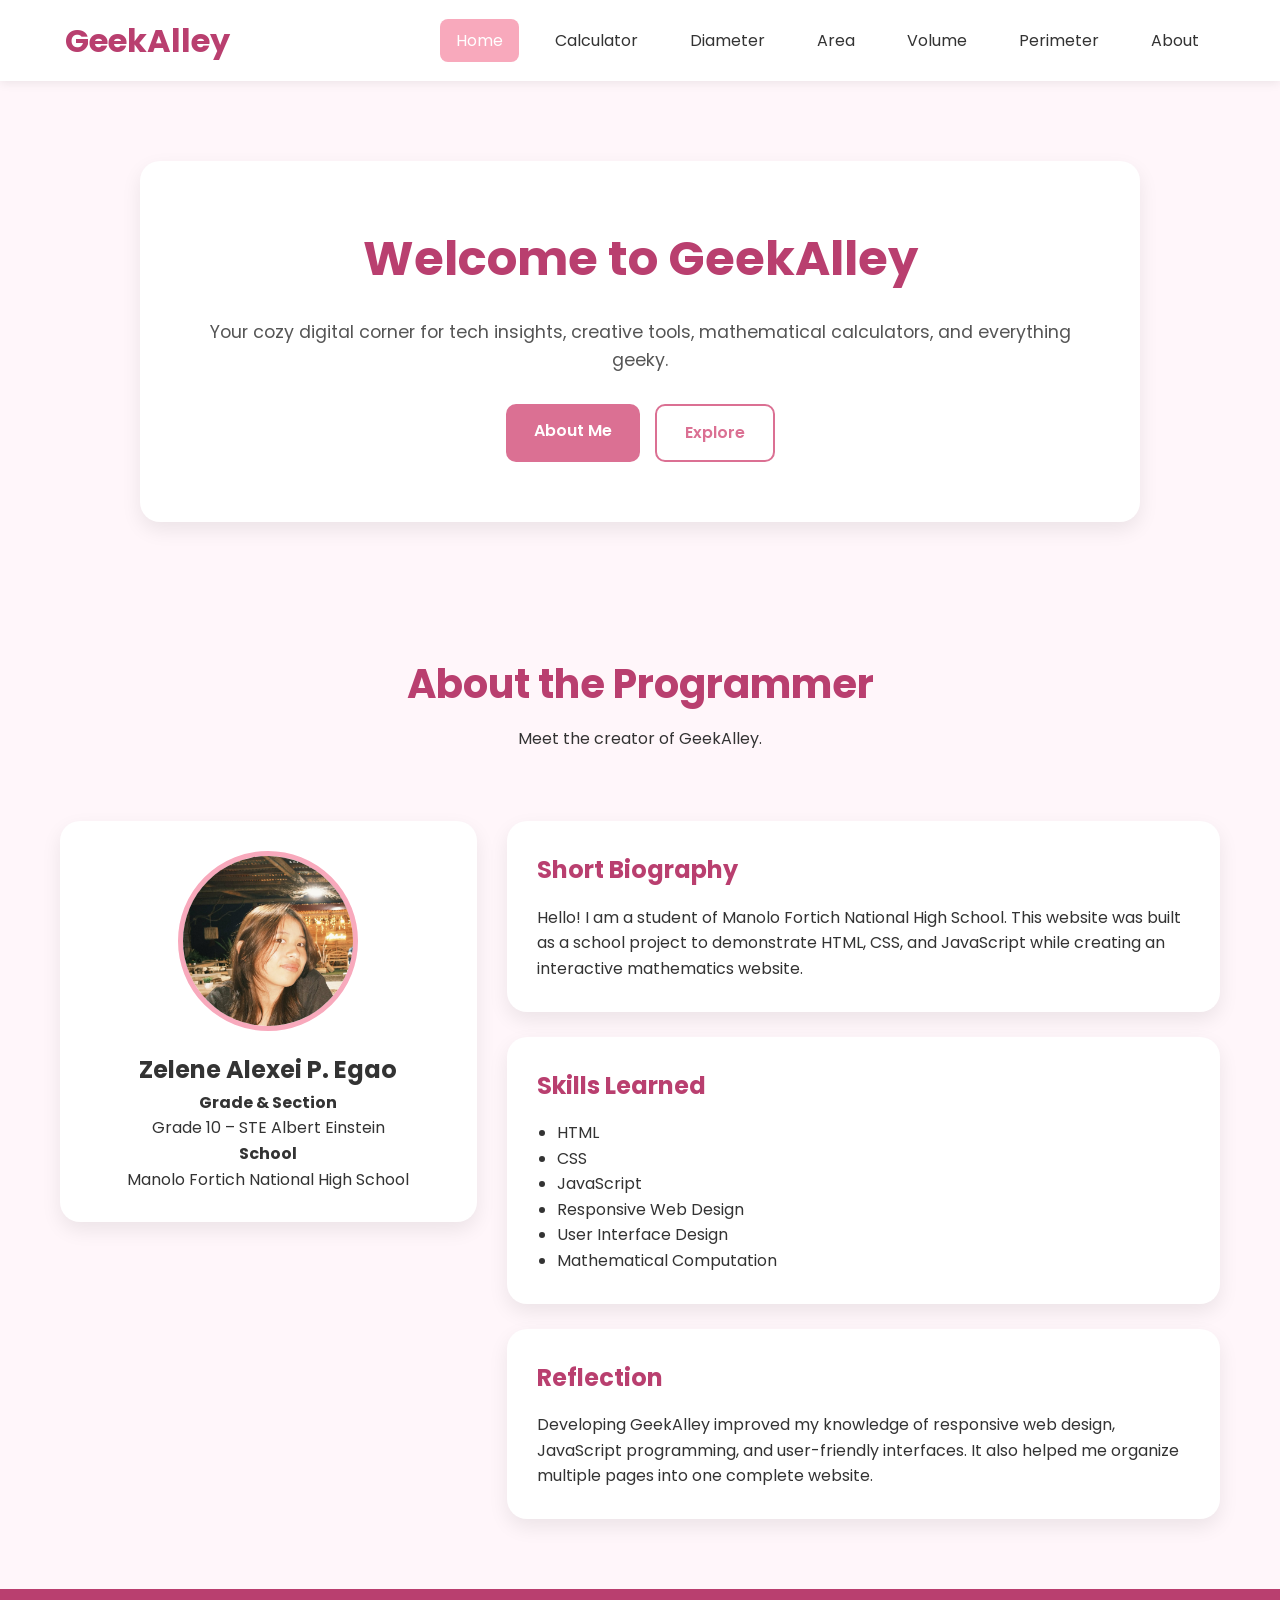
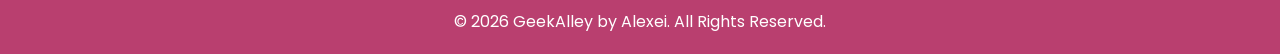
<file: index.html>
<!DOCTYPE html>
<html lang="en">
<head>
    <meta charset="UTF-8">
    <meta name="viewport" content="width=device-width, initial-scale=1.0">
    <title>GeekAlley | About the Programmer</title>

    <link rel="stylesheet" href="style.css">

    <link href="https://fonts.googleapis.com/css2?family=Poppins:wght@300;400;500;600;700&display=swap" rel="stylesheet">
</head>

<body>

<header>

    <nav class="navbar">

        <div class="logo">
            GeekAlley
        </div>

        <button class="hamburger" id="hamburger">
            ☰
        </button>

        <ul class="nav-links" id="navLinks">

            <li><a href="index.html" class="active">Home</a></li>

            <li><a href="calculator.html">Calculator</a></li>

            <li><a href="diameter.html">Diameter</a></li>

            <li><a href="area.html">Area</a></li>

            <li><a href="volume.html">Volume</a></li>

            <li><a href="perimeter.html">Perimeter</a></li>

            <li><a href="about.html">About</a></li>

        </ul>

    </nav>

</header>

<!-- HERO -->

<section class="hero-intro">

    <div class="hero-content">

        <h1>
            Welcome to GeekAlley
        </h1>

        <p>

            Your cozy digital corner for tech insights,
            creative tools, mathematical calculators,
            and everything geeky.

        </p>

        <div class="hero-buttons">

            <a href="#about" class="btn">
                About Me
            </a>

            <a href="calculator.html" class="btn-outline">
                Explore
            </a>

        </div>

    </div>

</section>

<main>

<section class="page-title">

<h1>
About the Programmer
</h1>

<p>
Meet the creator of GeekAlley.
</p>

</section>

<section class="about-container">

<div class="profile-card">

<img
src="img/profile.jpg"
alt="Profile Picture"
class="profile-img"
>

<h2>
Zelene Alexei P. Egao
</h2>

<p>

<strong>Grade & Section</strong><br>
Grade 10 – STE Albert Einstein

</p>

<p>

<strong>School</strong><br>

Manolo Fortich National High School

</p>

</div>

<div class="about-content">

<div class="card">

<h2>
Short Biography
</h2>

<p>

Hello! I am a student of
Manolo Fortich National High School.
This website was built as a school
project to demonstrate HTML,
CSS, and JavaScript while creating
an interactive mathematics website.

</p>

</div>

<div class="card">

<h2>

Skills Learned

</h2>

<ul>

<li>HTML</li>

<li>CSS</li>

<li>JavaScript</li>

<li>Responsive Web Design</li>

<li>User Interface Design</li>

<li>Mathematical Computation</li>

</ul>

</div>

<div class="card">

<h2>

Reflection

</h2>

<p>

Developing GeekAlley improved my
knowledge of responsive web design,
JavaScript programming,
and user-friendly interfaces.

It also helped me organize multiple
pages into one complete website.

</p>

</div>

</div>

</section>

</main>

<footer>

<p>

© 2026 GeekAlley by Alexei.
All Rights Reserved.

</p>

</footer>

<script src="script.js"></script>

</body>
</html>
</file>
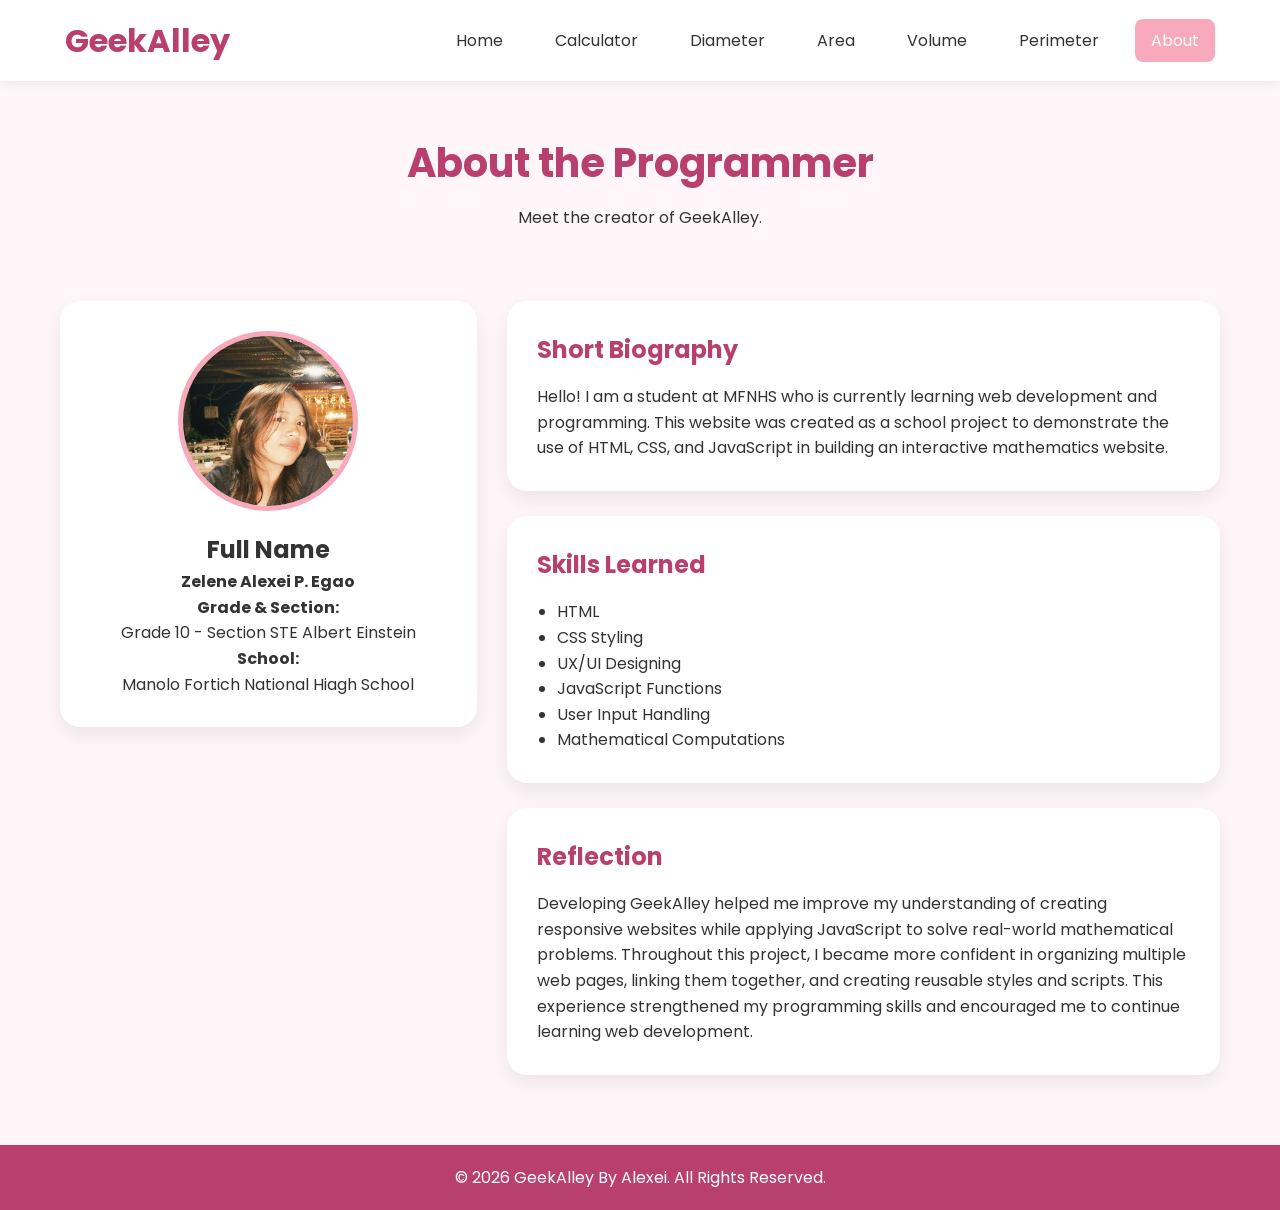
<file: about.html>
<!DOCTYPE html>
<html lang="en">
<head>
    <meta charset="UTF-8">
    <meta name="viewport" content="width=device-width, initial-scale=1.0">
    <title>GeekAlley | About</title>

    <link rel="stylesheet" href="style.css">
</head>
<body>

<header>

    <nav class="navbar">

        <div class="logo">
            GeekAlley
        </div>

        <ul class="nav-links">
            <li><a href="index.html">Home</a></li>
            <li><a href="calculator.html">Calculator</a></li>
            <li><a href="diameter.html">Diameter</a></li>
            <li><a href="area.html">Area</a></li>
            <li><a href="volume.html">Volume</a></li>
            <li><a href="perimeter.html">Perimeter</a></li>
            <li><a href="about.html" class="active">About</a></li>
        </ul>

    </nav>

</header>

<section class="page-title">

    <h1>About the Programmer</h1>

    <p>Meet the creator of GeekAlley.</p>

</section>

<section class="about-container">

    <div class="profile-card">

        <img src="img/profile.jpg" alt="Programmer Picture" class="profile-img">

        <h2>Full Name</h2>
        <p><strong>Zelene Alexei P. Egao</strong></p>

        <p><strong>Grade & Section:</strong></p>
        <p>Grade 10 - Section STE Albert Einstein</p>

        <p><strong>School:</strong></p>
        <p>Manolo Fortich National Hiagh School</p>

    </div>

    <div class="about-content">

        <div class="card">

            <h2>Short Biography</h2>

            <p>
                Hello! I am a student at MFNHS who is currently learning web development
                and programming. This website was created as a school
                project to demonstrate the use of HTML, CSS, and JavaScript
                in building an interactive mathematics website.
            </p>

        </div>

        <div class="card">

            <h2>Skills Learned</h2>

            <ul>
                <li>HTML</li>
                <li>CSS Styling</li>
                <li>UX/UI Designing</li>
                <li>JavaScript Functions</li>
                <li>User Input Handling</li>
                <li>Mathematical Computations</li>
            </ul>

        </div>

        <div class="card">

            <h2>Reflection</h2>

            <p>
                Developing GeekAlley helped me improve my understanding
                of creating responsive websites while applying JavaScript
                to solve real-world mathematical problems. Throughout this
                project, I became more confident in organizing multiple web
                pages, linking them together, and creating reusable styles
                and scripts. This experience strengthened my programming
                skills and encouraged me to continue learning web
                development.
            </p>

        </div>

    </div>

</section>

<footer>

    <p>
        &copy; 2026 GeekAlley By Alexei. All Rights Reserved.
    </p>

</footer>

<script src="script.js"></script>

</body>
</html>
</file>
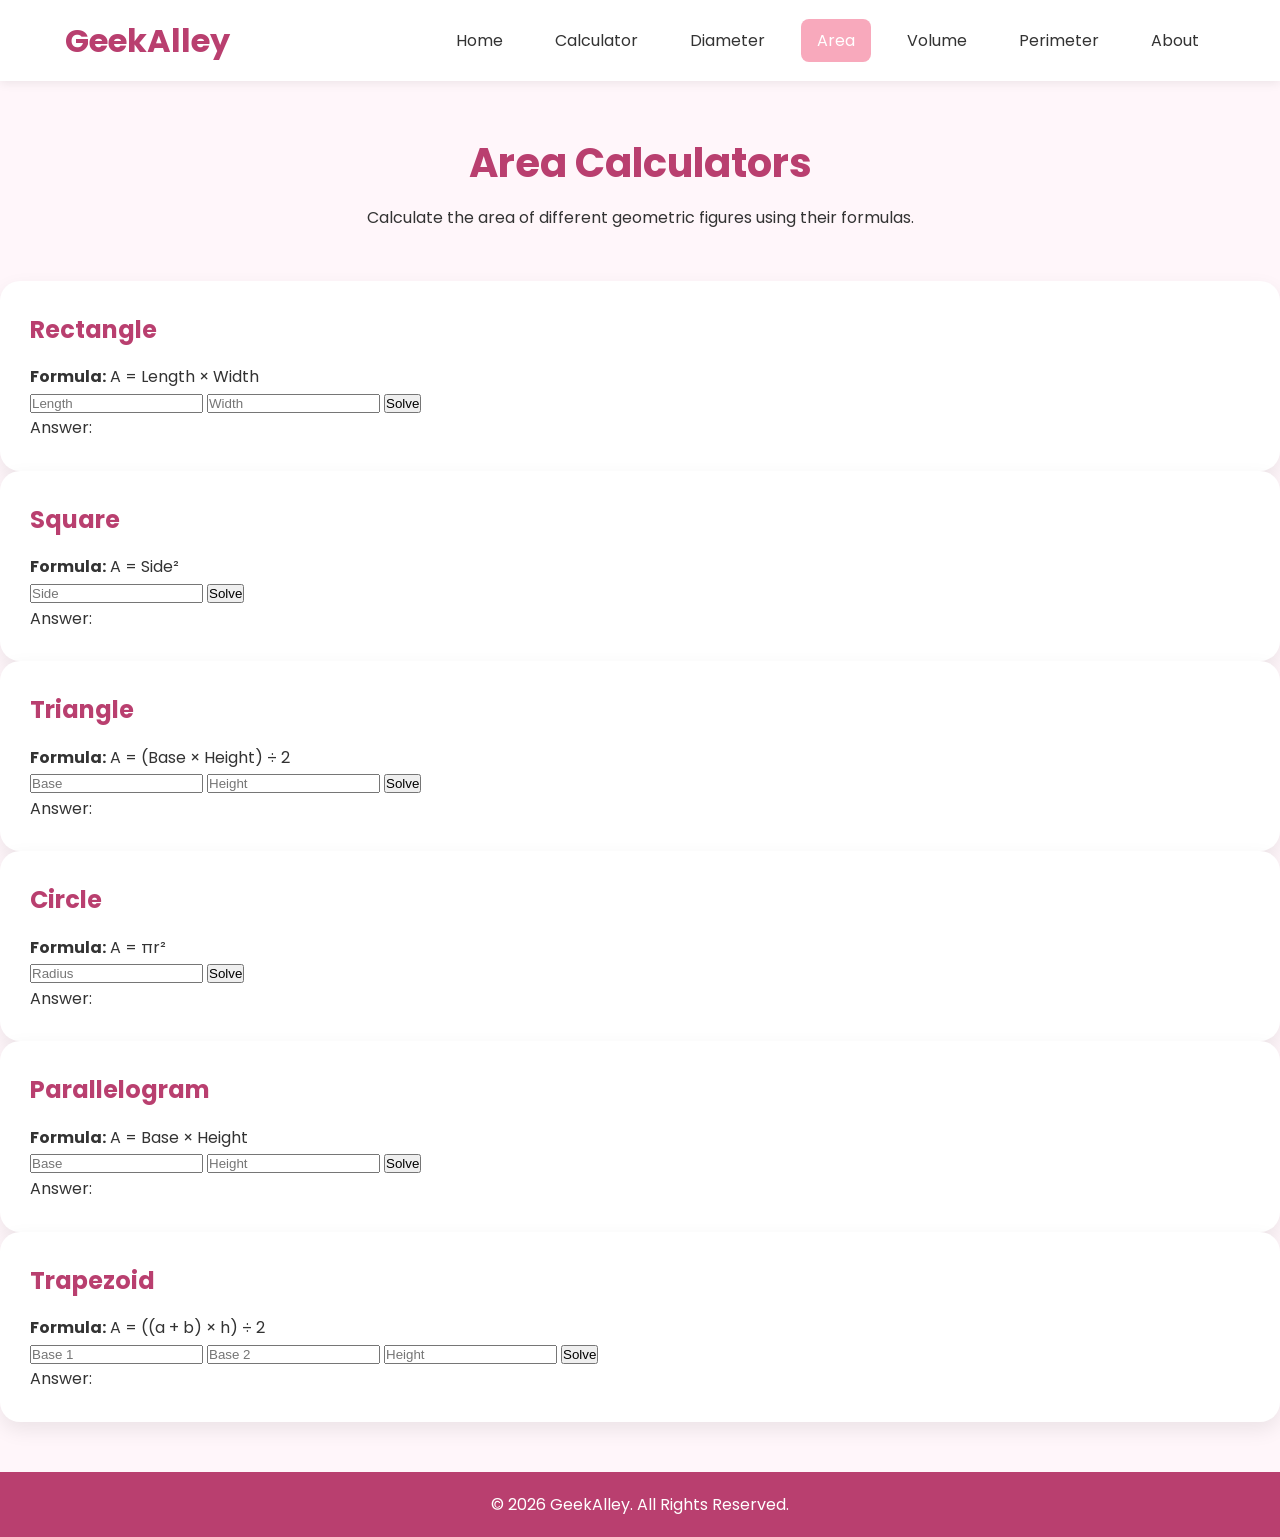
<file: area.html>
<!DOCTYPE html>
<html lang="en">
<head>
  <meta charset="UTF-8">
  <meta name="viewport" content="width=device-width, initial-scale=1.0">
  <title>GeekAlley | Area</title>
  <link rel="stylesheet" href="style.css">
</head>
<body>
  <header>
    <nav class="navbar">
      <div class="logo">GeekAlley</div>
      <ul class="nav-links">
        <li><a href="index.html">Home</a></li>
        <li><a href="calculator.html">Calculator</a></li>
        <li><a href="diameter.html">Diameter</a></li>
        <li><a href="area.html" class="active">Area</a></li>
        <li><a href="volume.html">Volume</a></li>
        <li><a href="perimeter.html">Perimeter</a></li>
        <li><a href="about.html">About</a></li>
      </ul>
    </nav>
  </header>

  <section class="page-title">
    <h1>Area Calculators</h1>
    <p>Calculate the area of different geometric figures using their formulas.</p>
  </section>

  <div class="calculator-grid">
    <!-- Rectangle -->
    <div class="card">
      <h2>Rectangle</h2>
      <p><strong>Formula:</strong> A = Length × Width</p>
      <input type="number" id="rectLength" placeholder="Length">
      <input type="number" id="rectWidth" placeholder="Width">
      <button onclick="rectangleArea()">Solve</button>
      <p id="rectangleAreaResult">Answer:</p>
    </div>

    <!-- Square -->
    <div class="card">
      <h2>Square</h2>
      <p><strong>Formula:</strong> A = Side²</p>
      <input type="number" id="squareSide" placeholder="Side">
      <button onclick="squareArea()">Solve</button>
      <p id="squareAreaResult">Answer:</p>
    </div>

    <!-- Triangle -->
    <div class="card">
      <h2>Triangle</h2>
      <p><strong>Formula:</strong> A = (Base × Height) ÷ 2</p>
      <input type="number" id="triangleBase" placeholder="Base">
      <input type="number" id="triangleHeight" placeholder="Height">
      <button onclick="triangleArea()">Solve</button>
      <p id="triangleAreaResult">Answer:</p>
    </div>

    <!-- Circle -->
    <div class="card">
      <h2>Circle</h2>
      <p><strong>Formula:</strong> A = πr²</p>
      <input type="number" id="circleRadiusArea" placeholder="Radius">
      <button onclick="circleArea()">Solve</button>
      <p id="circleAreaResult">Answer:</p>
    </div>

    <!-- Parallelogram -->
    <div class="card">
      <h2>Parallelogram</h2>
      <p><strong>Formula:</strong> A = Base × Height</p>
      <input type="number" id="paraBase" placeholder="Base">
      <input type="number" id="paraHeight" placeholder="Height">
      <button onclick="parallelogramArea()">Solve</button>
      <p id="parallelogramAreaResult">Answer:</p>
    </div>

    <!-- Trapezoid -->
    <div class="card">
      <h2>Trapezoid</h2>
      <p><strong>Formula:</strong> A = ((a + b) × h) ÷ 2</p>
      <input type="number" id="trapBase1" placeholder="Base 1">
      <input type="number" id="trapBase2" placeholder="Base 2">
      <input type="number" id="trapHeight" placeholder="Height">
      <button onclick="trapezoidArea()">Solve</button>
      <p id="trapezoidAreaResult">Answer:</p>
    </div>
  </div>

  <footer>
    <p>&copy; 2026 GeekAlley. All Rights Reserved.</p>
  </footer>

  <script src="script.js"></script>
</body>
</html>
</file>
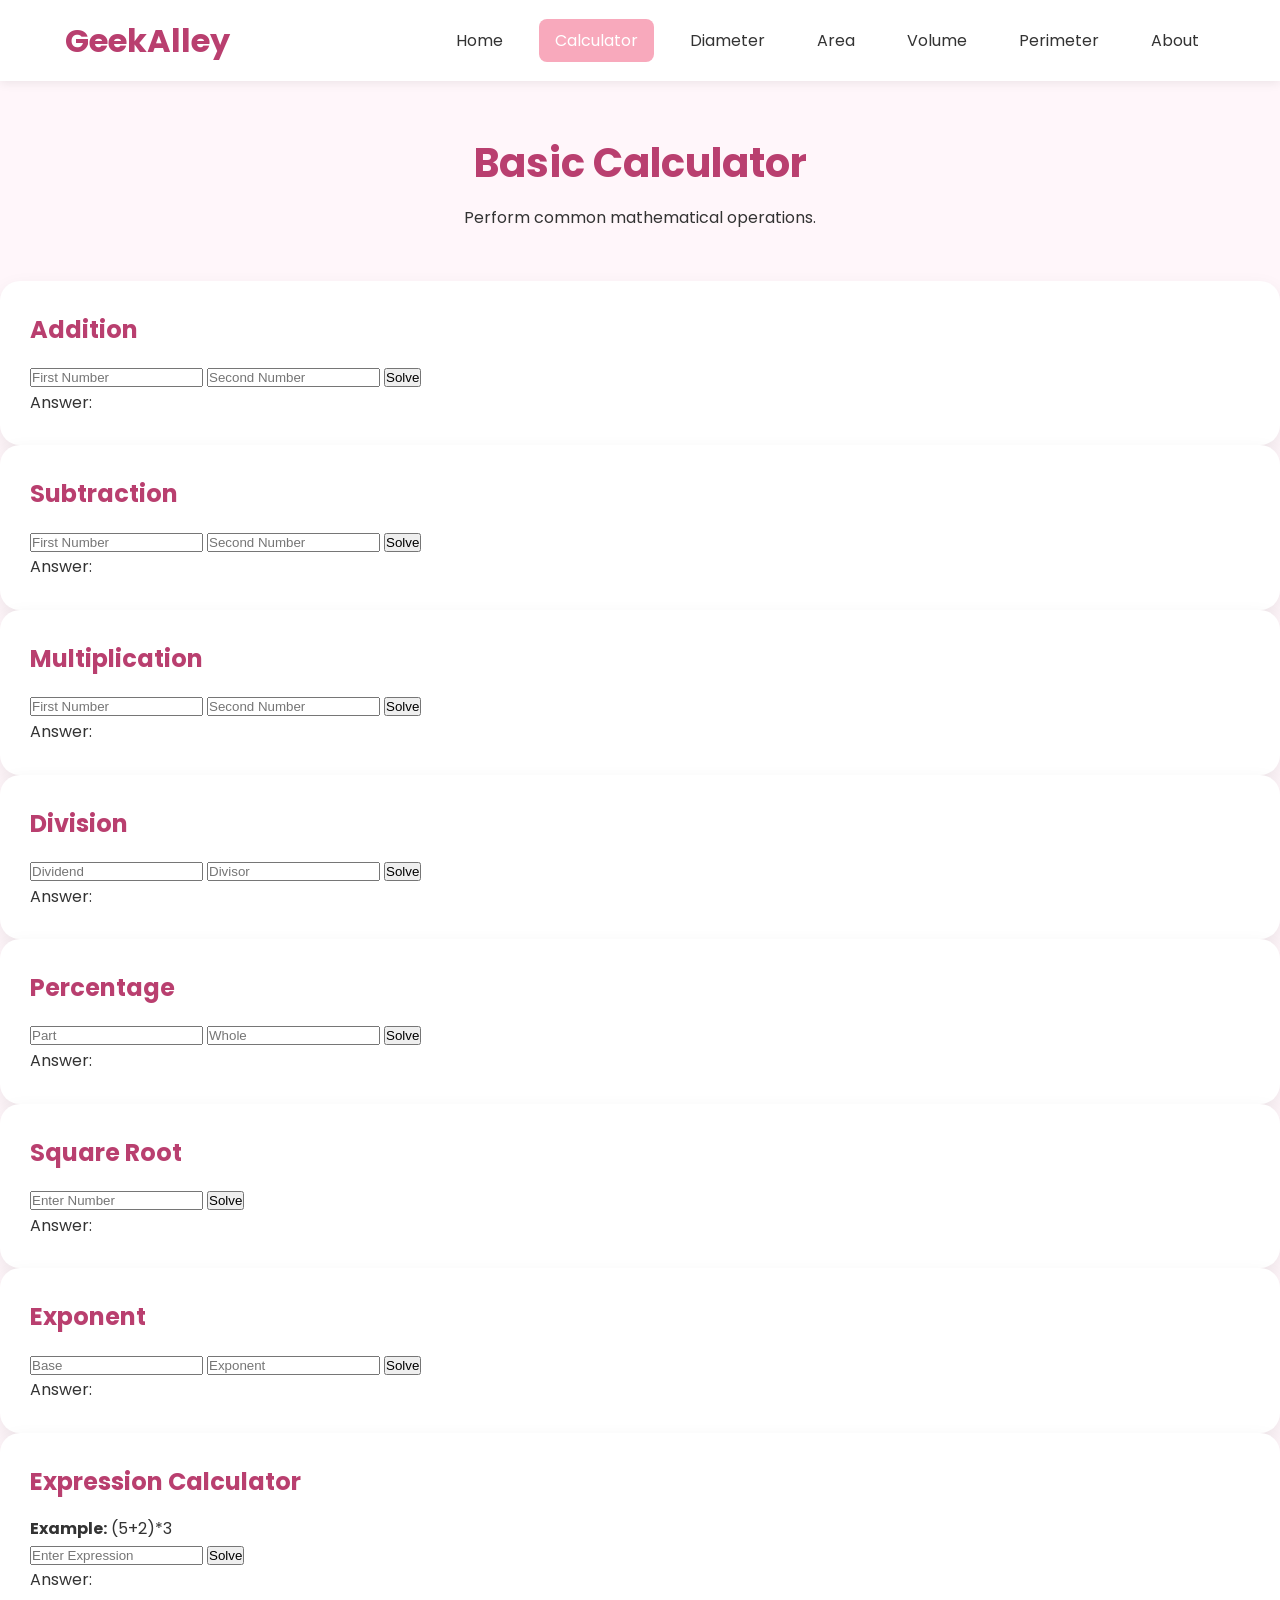
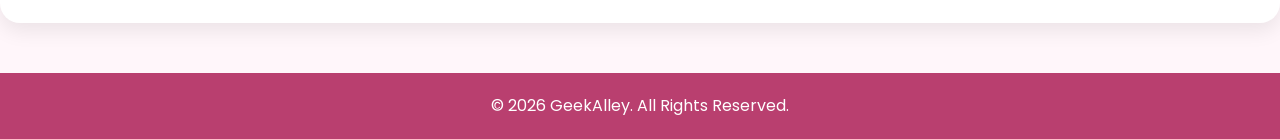
<file: calculator.html>
<!DOCTYPE html>
<html lang="en">
<head>
    <meta charset="UTF-8">
    <meta name="viewport" content="width=device-width, initial-scale=1.0">
    <title>GeekAlley | Calculator</title>

    <link rel="stylesheet" href="style.css">
</head>
<body>

<header>
    <nav class="navbar">

        <div class="logo">
            GeekAlley
        </div>

        <ul class="nav-links">
            <li><a href="index.html">Home</a></li>
            <li><a href="calculator.html" class="active">Calculator</a></li>
            <li><a href="diameter.html">Diameter</a></li>
            <li><a href="area.html">Area</a></li>
            <li><a href="volume.html">Volume</a></li>
            <li><a href="perimeter.html">Perimeter</a></li>
            <li><a href="about.html">About</a></li>
        </ul>

    </nav>
</header>

<section class="page-title">
    <h1>Basic Calculator</h1>
    <p>Perform common mathematical operations.</p>
</section>

<div class="calculator-grid">

    <!-- Addition -->
    <div class="card">
        <h2>Addition</h2>

        <input type="number" id="add1" placeholder="First Number">
        <input type="number" id="add2" placeholder="Second Number">

        <button onclick="addition()">Solve</button>

        <p id="addResult">Answer:</p>
    </div>

    <!-- Subtraction -->
    <div class="card">
        <h2>Subtraction</h2>

        <input type="number" id="sub1" placeholder="First Number">
        <input type="number" id="sub2" placeholder="Second Number">

        <button onclick="subtraction()">Solve</button>

        <p id="subResult">Answer:</p>
    </div>

    <!-- Multiplication -->
    <div class="card">
        <h2>Multiplication</h2>

        <input type="number" id="mul1" placeholder="First Number">
        <input type="number" id="mul2" placeholder="Second Number">

        <button onclick="multiplication()">Solve</button>

        <p id="mulResult">Answer:</p>
    </div>

    <!-- Division -->
    <div class="card">
        <h2>Division</h2>

        <input type="number" id="div1" placeholder="Dividend">
        <input type="number" id="div2" placeholder="Divisor">

        <button onclick="division()">Solve</button>

        <p id="divResult">Answer:</p>
    </div>

    <!-- Percentage -->
    <div class="card">
        <h2>Percentage</h2>

        <input type="number" id="per1" placeholder="Part">
        <input type="number" id="per2" placeholder="Whole">

        <button onclick="percentage()">Solve</button>

        <p id="perResult">Answer:</p>
    </div>

    <!-- Square Root -->
    <div class="card">
        <h2>Square Root</h2>

        <input type="number" id="sqrtNum" placeholder="Enter Number">

        <button onclick="squareRoot()">Solve</button>

        <p id="sqrtResult">Answer:</p>
    </div>

    <!-- Exponent -->
    <div class="card">
        <h2>Exponent</h2>

        <input type="number" id="base" placeholder="Base">
        <input type="number" id="power" placeholder="Exponent">

        <button onclick="exponent()">Solve</button>

        <p id="expResult">Answer:</p>
    </div>

    <!-- Parentheses Expression -->
    <div class="card">

        <h2>Expression Calculator</h2>

        <p><strong>Example:</strong> (5+2)*3</p>

        <input
            type="text"
            id="expression"
            placeholder="Enter Expression">

        <button onclick="expressionCalc()">
            Solve
        </button>

        <p id="expressionResult">Answer:</p>

    </div>

</div>

<footer>

    <p>
        &copy; 2026 GeekAlley. All Rights Reserved.
    </p>

</footer>

<script src="script.js"></script>

</body>
</html>
</file>
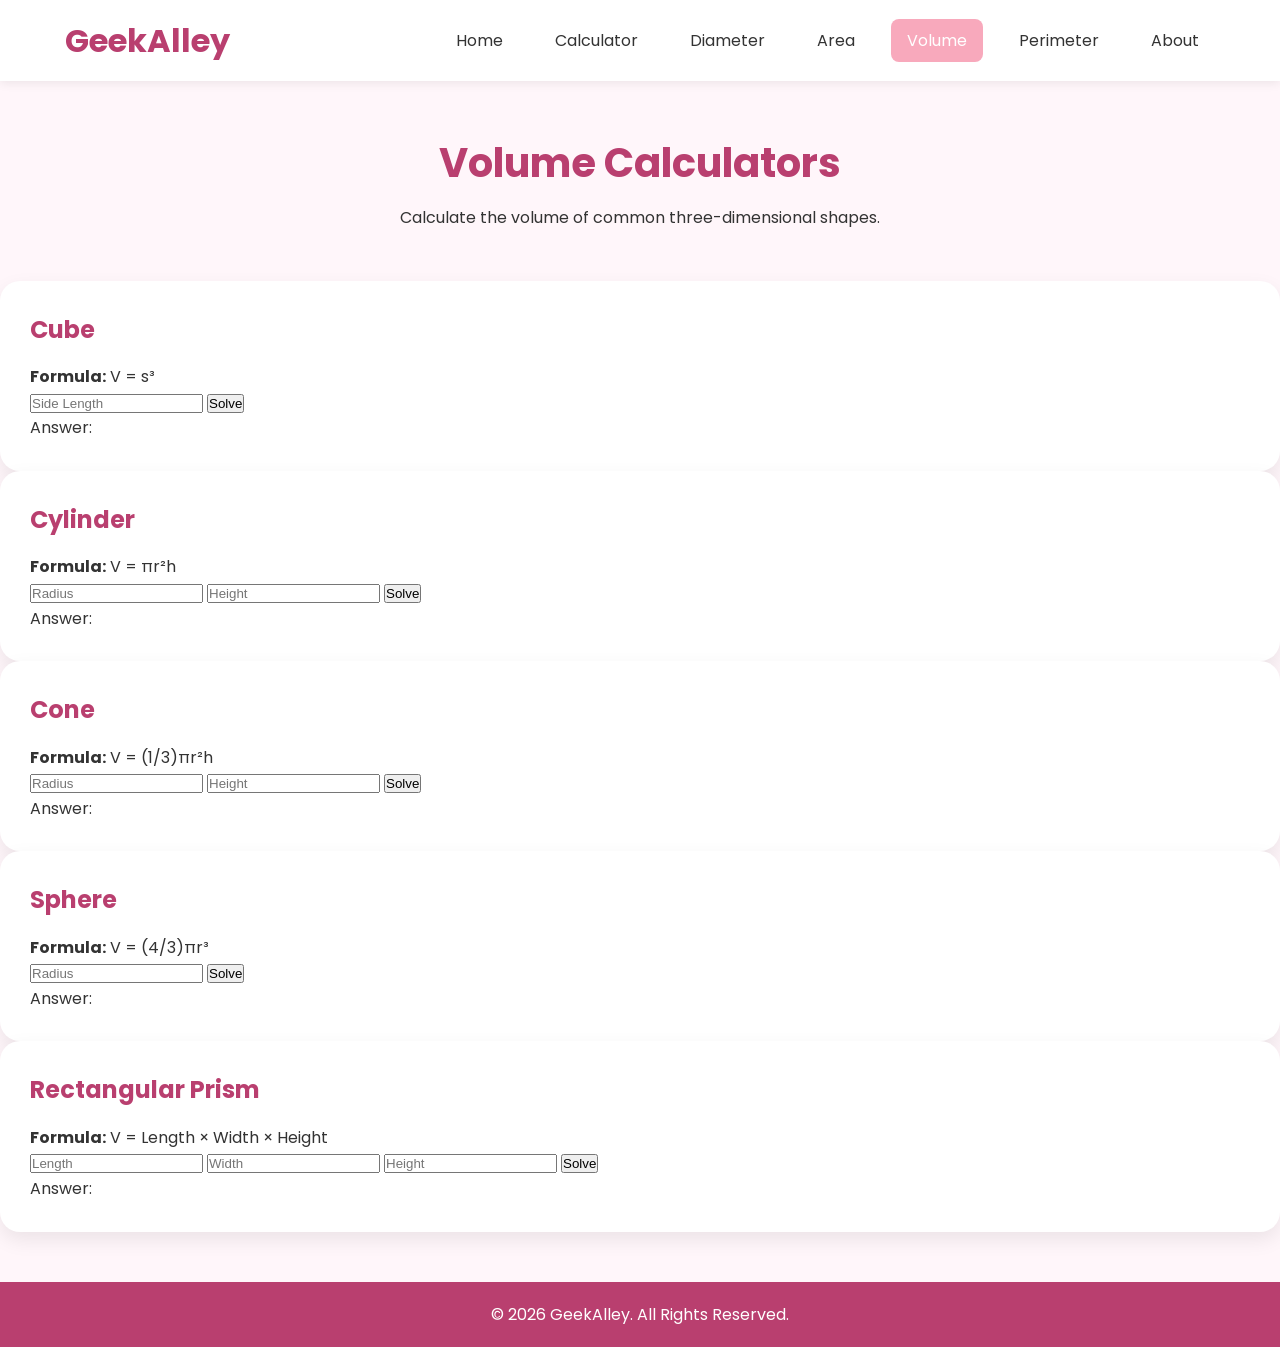
<file: volume.html>
<!DOCTYPE html>
<html lang="en">
<head>
    <meta charset="UTF-8">
    <meta name="viewport" content="width=device-width, initial-scale=1.0">
    <title>GeekAlley | Volume</title>

    <link rel="stylesheet" href="style.css">
</head>
<body>

<header>

    <nav class="navbar">

        <div class="logo">
            GeekAlley
        </div>

        <ul class="nav-links">
            <li><a href="index.html">Home</a></li>
            <li><a href="calculator.html">Calculator</a></li>
            <li><a href="diameter.html">Diameter</a></li>
            <li><a href="area.html">Area</a></li>
            <li><a href="volume.html" class="active">Volume</a></li>
            <li><a href="perimeter.html">Perimeter</a></li>
            <li><a href="about.html">About</a></li>
        </ul>

    </nav>

</header>

<section class="page-title">

    <h1>Volume Calculators</h1>

    <p>
        Calculate the volume of common three-dimensional shapes.
    </p>

</section>

<div class="calculator-grid">

    <!-- Cube -->

    <div class="card">

        <h2>Cube</h2>

        <p><strong>Formula:</strong> V = s³</p>

        <input
            type="number"
            id="cubeSide"
            placeholder="Side Length">

        <button onclick="cubeVolume()">
            Solve
        </button>

        <p id="cubeVolumeResult">Answer:</p>

    </div>

    <!-- Cylinder -->

    <div class="card">

        <h2>Cylinder</h2>

        <p><strong>Formula:</strong> V = πr²h</p>

        <input
            type="number"
            id="cylinderRadius"
            placeholder="Radius">

        <input
            type="number"
            id="cylinderHeight"
            placeholder="Height">

        <button onclick="cylinderVolume()">
            Solve
        </button>

        <p id="cylinderVolumeResult">Answer:</p>

    </div>

    <!-- Cone -->

    <div class="card">

        <h2>Cone</h2>

        <p><strong>Formula:</strong> V = (1/3)πr²h</p>

        <input
            type="number"
            id="coneRadius"
            placeholder="Radius">

        <input
            type="number"
            id="coneHeight"
            placeholder="Height">

        <button onclick="coneVolume()">
            Solve
        </button>

        <p id="coneVolumeResult">Answer:</p>

    </div>

    <!-- Sphere -->

    <div class="card">

        <h2>Sphere</h2>

        <p><strong>Formula:</strong> V = (4/3)πr³</p>

        <input
            type="number"
            id="sphereRadius"
            placeholder="Radius">

        <button onclick="sphereVolume()">
            Solve
        </button>

        <p id="sphereVolumeResult">Answer:</p>

    </div>

    <!-- Rectangular Prism -->

    <div class="card">

        <h2>Rectangular Prism</h2>

        <p><strong>Formula:</strong> V = Length × Width × Height</p>

        <input
            type="number"
            id="prismLength"
            placeholder="Length">

        <input
            type="number"
            id="prismWidth"
            placeholder="Width">

        <input
            type="number"
            id="prismHeight"
            placeholder="Height">

        <button onclick="prismVolume()">
            Solve
        </button>

        <p id="prismVolumeResult">Answer:</p>

    </div>

</div>

<footer>

    <p>
        &copy; 2026 GeekAlley. All Rights Reserved.
    </p>

</footer>

<script src="script.js"></script>

</body>
</html>
</file>
<file: style.css>
/* ===============================
   GEEKALLEY RESPONSIVE STYLESHEET
================================== */

@import url('https://fonts.googleapis.com/css2?family=Poppins:wght@300;400;500;600;700&display=swap');

:root{

--primary:#f8a9bc;
--secondary:#db7093;
--dark:#b93f6f;
--light:#fff8fb;
--white:#ffffff;
--text:#333;
--shadow:0 8px 20px rgba(0,0,0,.08);

}

*{
margin:0;
padding:0;
box-sizing:border-box;
}

html{
scroll-behavior:smooth;
}

body{

font-family:"Poppins",sans-serif;
background:#fff6fa;
color:var(--text);
line-height:1.6;

}

img{
max-width:100%;
display:block;
}

a{
text-decoration:none;
color:inherit;
}

/* ===============================
HEADER
================================== */

header{

position:sticky;
top:0;
z-index:999;
background:white;
box-shadow:0 2px 10px rgba(0,0,0,.08);

}

.navbar{

max-width:1200px;
margin:auto;

display:flex;
justify-content:space-between;
align-items:center;

padding:15px 25px;

position:relative;

}

.logo{

font-size:2rem;
font-weight:700;
color:var(--dark);

}

.nav-links{

display:flex;
list-style:none;
gap:20px;

}

.nav-links li a{

padding:10px 16px;
border-radius:8px;
transition:.3s;

}

.nav-links li a:hover,
.nav-links .active{

background:var(--primary);
color:white;

}

.hamburger{

display:none;

font-size:30px;
background:none;
border:none;
cursor:pointer;
color:var(--dark);

}

/* ===============================
HERO
================================== */

.hero-intro{

padding:80px 20px;

}

.hero-content{

max-width:1000px;
margin:auto;

background:white;

padding:60px 40px;

border-radius:20px;

box-shadow:var(--shadow);

text-align:center;

}

.hero-content h1{

font-size:3rem;
color:var(--dark);

margin-bottom:20px;

}

.hero-content p{

font-size:1.1rem;

margin-bottom:30px;

color:#555;

}

.hero-buttons{

display:flex;
justify-content:center;
gap:15px;
flex-wrap:wrap;

}

.btn,
.btn-outline{

padding:14px 28px;

border-radius:10px;

font-weight:600;

transition:.3s;

}

.btn{

background:var(--secondary);
color:white;

}

.btn:hover{

background:var(--dark);

}

.btn-outline{

border:2px solid var(--secondary);

color:var(--secondary);

}

.btn-outline:hover{

background:var(--secondary);
color:white;

}

/* ===============================
PAGE TITLE
================================== */

.page-title{

text-align:center;

padding:50px 20px;

}

.page-title h1{

font-size:2.5rem;

color:var(--dark);

}

.page-title p{

margin-top:10px;

}

/* ===============================
ABOUT
================================== */

.about-container{

max-width:1200px;

margin:auto;

padding:20px;

display:flex;

gap:30px;

align-items:flex-start;

}

.profile-card{

flex:1;

background:white;

padding:30px;

border-radius:20px;

box-shadow:var(--shadow);

text-align:center;

}

.profile-img{

width:180px;

height:180px;

border-radius:50%;

object-fit:cover;

margin:auto;

margin-bottom:20px;

border:5px solid var(--primary);

}

.about-content{

flex:2;

display:flex;

flex-direction:column;

gap:25px;

}

.card{

background:white;

padding:30px;

border-radius:20px;

box-shadow:var(--shadow);

transition:.3s;

}

.card:hover{

transform:translateY(-5px);

}

.card h2{

color:var(--dark);

margin-bottom:15px;

}

.card ul{

padding-left:20px;

}

/* ===============================
FOOTER
================================== */

footer{

margin-top:50px;

background:var(--dark);

color:white;

text-align:center;

padding:20px;

}

/* ===============================
TABLET
================================== */

@media(max-width:992px){

.about-container{

flex-direction:column;

}

.profile-card{

width:100%;

}

.hero-content h1{

font-size:2.5rem;

}

}

/* ===============================
MOBILE
================================== */

@media(max-width:768px){

.hamburger{

display:block;

}

.nav-links{

display:none;

flex-direction:column;

position:absolute;

top:70px;

left:0;

width:100%;

background:white;

box-shadow:0 10px 20px rgba(0,0,0,.1);

padding:20px;

}

.nav-links.show{

display:flex;

}

.nav-links li{

text-align:center;

margin:10px 0;

}

.hero-content{

padding:40px 25px;

}

.hero-content h1{

font-size:2rem;

}

.hero-buttons{

flex-direction:column;

}

.btn,
.btn-outline{

width:100%;

}

.page-title h1{

font-size:2rem;

}

.profile-img{

width:140px;
height:140px;

}

}

/* ===============================
SMALL PHONES
================================== */

@media(max-width:480px){

.logo{

font-size:1.6rem;

}

.hero-content{

padding:30px 20px;

}

.hero-content h1{

font-size:1.7rem;

}

}
</file>
